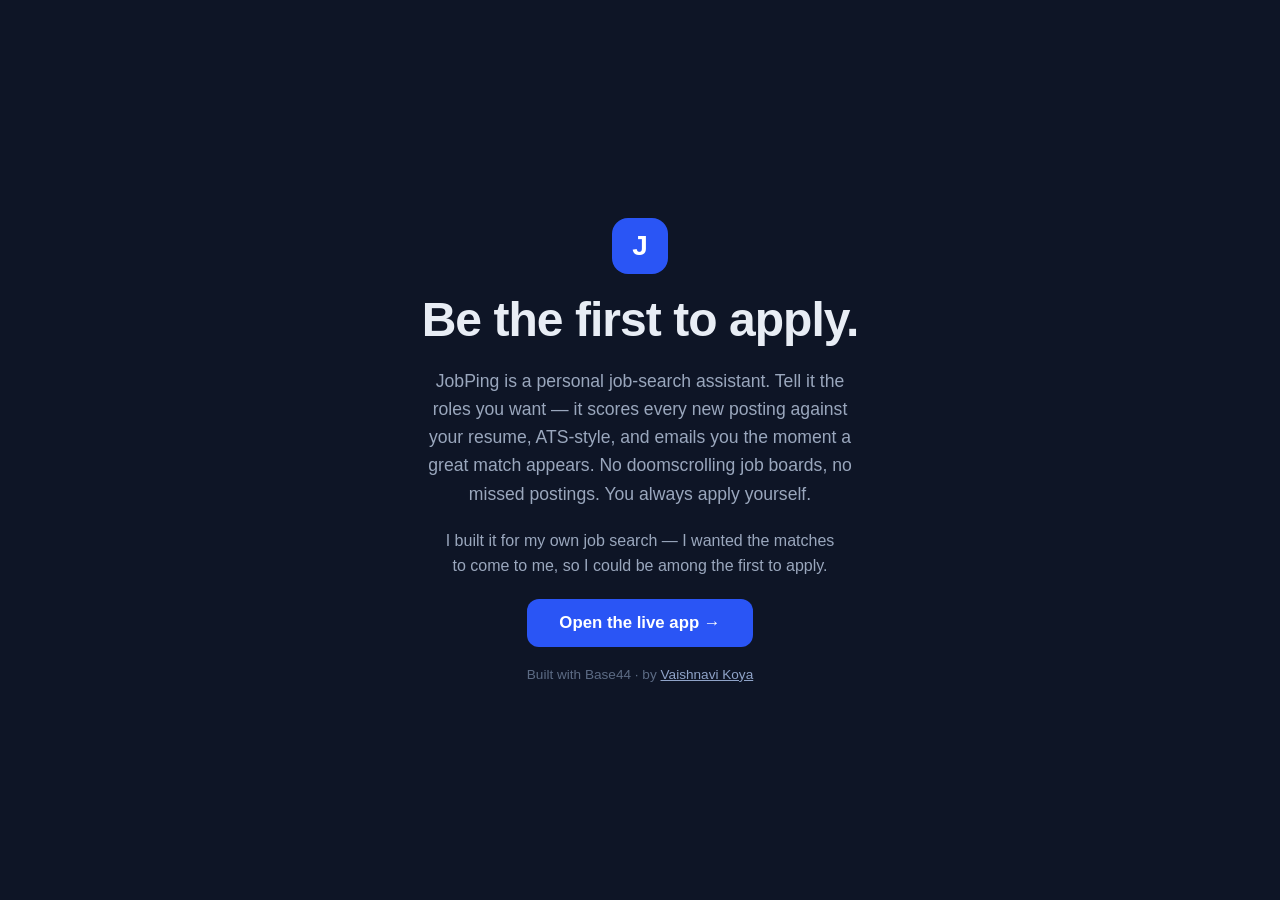
<file: index.html>
<!DOCTYPE html>
<html lang="en">
<head>
<meta charset="utf-8">
<meta name="viewport" content="width=device-width, initial-scale=1">
<title>JobPing — Be the first to apply</title>
<style>
  :root{color-scheme:light dark}
  *{margin:0;padding:0;box-sizing:border-box}
  body{font-family:-apple-system,BlinkMacSystemFont,"Segoe UI",Inter,Helvetica,Arial,sans-serif;
    min-height:100vh;display:flex;align-items:center;justify-content:center;
    background:#0e1526;color:#e8edf5;padding:24px}
  .card{max-width:560px;text-align:center;display:flex;flex-direction:column;gap:20px;align-items:center}
  .logo{width:56px;height:56px;border-radius:16px;background:#2a55f5;display:flex;align-items:center;justify-content:center;
    font-size:28px;font-weight:700;color:#fff}
  h1{font-size:clamp(2rem,6vw,3rem);letter-spacing:-.02em;line-height:1.1}
  p{color:#9aa7bd;font-size:1.1rem;line-height:1.6;max-width:44ch}
  p.why{font-size:1rem}
  a.cta{display:inline-block;background:#2a55f5;color:#fff;text-decoration:none;font-weight:600;
    padding:14px 32px;border-radius:12px;font-size:1.05rem}
  a.cta:hover{filter:brightness(1.12)}
  .meta{font-size:.85rem;color:#5c6b84}
  .meta a{color:#8fa3c8}
</style>
</head>
<body>
  <div class="card">
    <div class="logo">J</div>
    <h1>Be the first to apply.</h1>
    <p>JobPing is a personal job-search assistant. Tell it the roles you want — it scores every new posting against your resume, ATS-style, and emails you the moment a great match appears. No doomscrolling job boards, no missed postings. You always apply yourself.</p>
    <p class="why">I built it for my own job search — I wanted the matches to come to me, so I could be among the first to apply.</p>
    <a class="cta" href="https://fortunate-find-ping-apply.base44.app">Open the live app →</a>
    <div class="meta">Built with Base44 · by <a href="https://github.com/Vaishnavi139">Vaishnavi Koya</a></div>
  </div>
</body>
</html>
</file>
